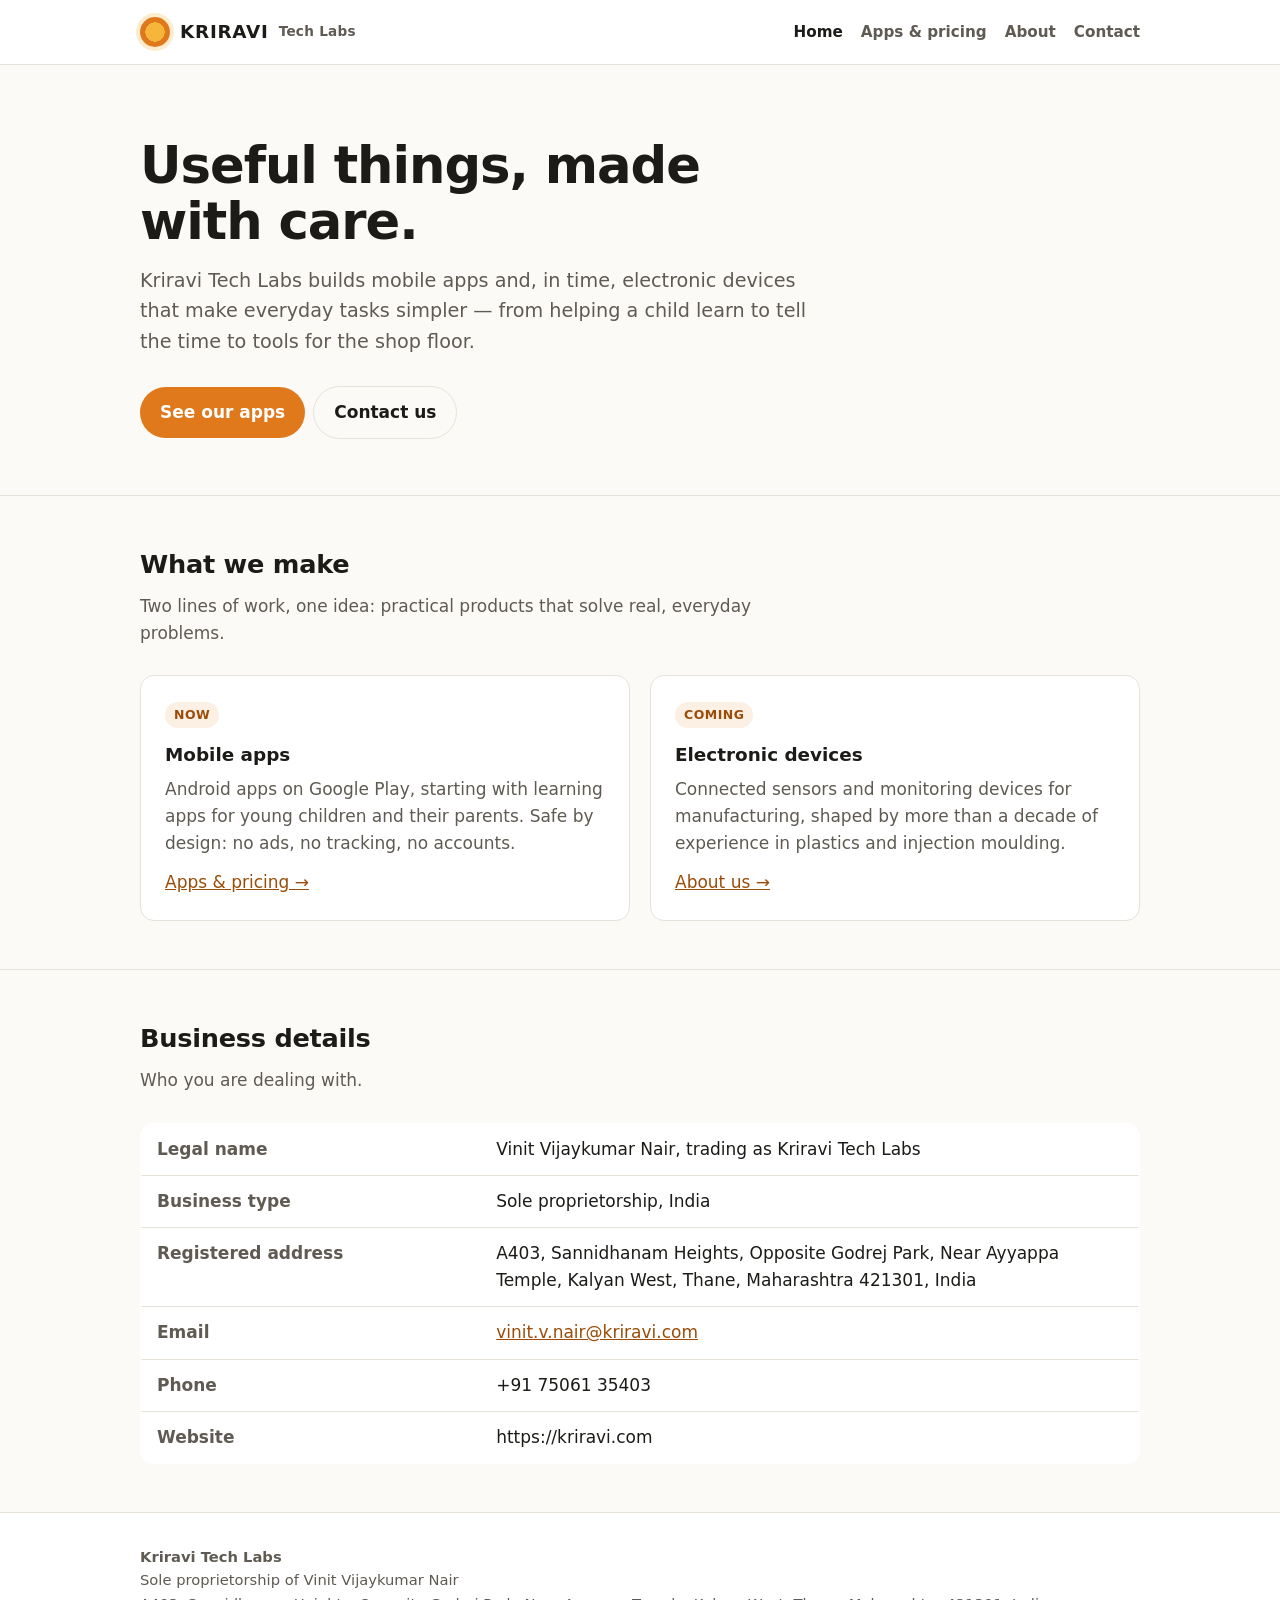
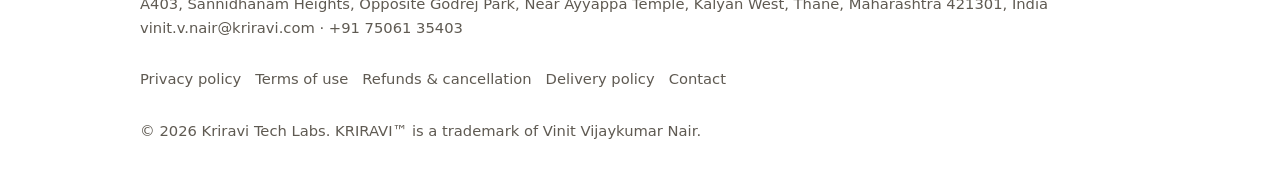
<file: index.html>
<!doctype html>
<html lang="en">
<head>
<meta charset="utf-8">
<meta name="viewport" content="width=device-width, initial-scale=1">
<title>Kriravi Tech Labs — apps and devices that make everyday tasks simpler</title>
<meta name="description" content="Kriravi Tech Labs builds mobile apps and electronic devices that make everyday tasks simpler.">
<link rel="stylesheet" href="styles.css">
</head>
<body>
<header class="site"><div class="wrap">
<a class="brand" href="index.html"><span class="mark" aria-hidden="true"></span>KRIRAVI <small>Tech Labs</small></a>
<nav class="main" aria-label="Main"><a href="index.html" aria-current="page">Home</a><a href="apps.html">Apps & pricing</a><a href="about.html">About</a><a href="contact.html">Contact</a></nav>
</div></header>
<main>

<div class="hero"><div class="wrap">
<h1>Useful things, made with care.</h1>
<p class="lead">Kriravi Tech Labs builds mobile apps and, in time, electronic devices that make everyday tasks simpler — from helping a child learn to tell the time to tools for the shop floor.</p>
<a class="btn" href="apps.html">See our apps</a><a class="btn ghost" href="contact.html">Contact us</a>
</div></div>
<section><div class="wrap">
<h2>What we make</h2>
<p class="sub">Two lines of work, one idea: practical products that solve real, everyday problems.</p>
<div class="grid">
<div class="card"><span class="tag">Now</span><h3>Mobile apps</h3><p>Android apps on Google Play, starting with learning apps for young children and their parents. Safe by design: no ads, no tracking, no accounts.</p><a href="apps.html">Apps &amp; pricing →</a></div>
<div class="card"><span class="tag">Coming</span><h3>Electronic devices</h3><p>Connected sensors and monitoring devices for manufacturing, shaped by more than a decade of experience in plastics and injection moulding.</p><a href="about.html">About us →</a></div>
</div>
</div></section>
<section><div class="wrap">
<h2>Business details</h2>
<p class="sub">Who you are dealing with.</p>
<table class="facts">
<tr><th>Legal name</th><td>Vinit Vijaykumar Nair, trading as Kriravi Tech Labs</td></tr>
<tr><th>Business type</th><td>Sole proprietorship, India</td></tr>
<tr><th>Registered address</th><td>A403, Sannidhanam Heights, Opposite Godrej Park, Near Ayyappa Temple, Kalyan West, Thane, Maharashtra 421301, India</td></tr>
<tr><th>Email</th><td><a href="mailto:vinit.v.nair@kriravi.com">vinit.v.nair@kriravi.com</a></td></tr>
<tr><th>Phone</th><td>+91 75061 35403</td></tr>
<tr><th>Website</th><td>https://kriravi.com</td></tr>
</table>
</div></section>

</main>
<footer class="site"><div class="wrap cols">
<div><strong>Kriravi Tech Labs</strong><br>Sole proprietorship of Vinit Vijaykumar Nair<br>A403, Sannidhanam Heights, Opposite Godrej Park, Near Ayyappa Temple, Kalyan West, Thane, Maharashtra 421301, India<br>
<a href="mailto:vinit.v.nair@kriravi.com">vinit.v.nair@kriravi.com</a> · +91 75061 35403</div>
<div class="links">
<a href="privacy.html">Privacy policy</a>
<a href="terms.html">Terms of use</a>
<a href="refund.html">Refunds &amp; cancellation</a>
<a href="delivery.html">Delivery policy</a>
<a href="contact.html">Contact</a>
</div>
<div>© 2026 Kriravi Tech Labs. KRIRAVI™ is a trademark of Vinit Vijaykumar Nair.</div>
</div></footer>
</body>
</html>
</file>
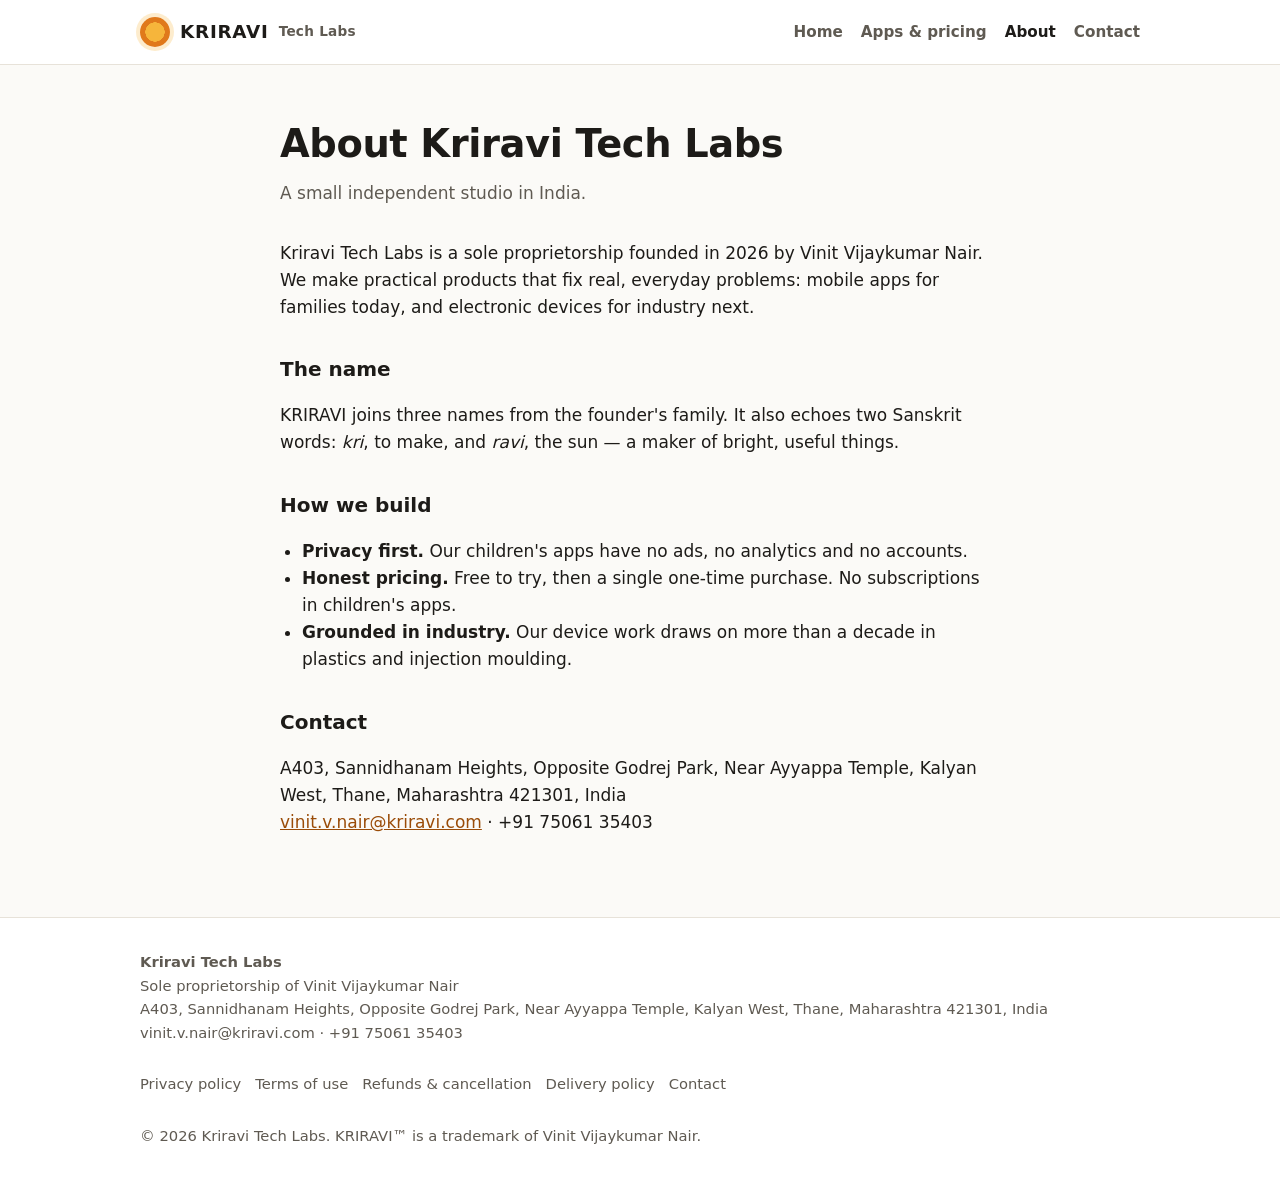
<file: about.html>
<!doctype html>
<html lang="en">
<head>
<meta charset="utf-8">
<meta name="viewport" content="width=device-width, initial-scale=1">
<title>About — Kriravi Tech Labs</title>
<meta name="description" content="About Kriravi Tech Labs.">
<link rel="stylesheet" href="styles.css">
</head>
<body>
<header class="site"><div class="wrap">
<a class="brand" href="index.html"><span class="mark" aria-hidden="true"></span>KRIRAVI <small>Tech Labs</small></a>
<nav class="main" aria-label="Main"><a href="index.html">Home</a><a href="apps.html">Apps & pricing</a><a href="about.html" aria-current="page">About</a><a href="contact.html">Contact</a></nav>
</div></header>
<main>

<article class="doc"><div class="wrap">
<h1>About Kriravi Tech Labs</h1>
<p class="meta">A small independent studio in India.</p>
<p>Kriravi Tech Labs is a sole proprietorship founded in 2026 by Vinit Vijaykumar Nair. We make practical products that fix real, everyday problems: mobile apps for families today, and electronic devices for industry next.</p>
<h2>The name</h2>
<p>KRIRAVI joins three names from the founder's family. It also echoes two Sanskrit words: <em>kri</em>, to make, and <em>ravi</em>, the sun — a maker of bright, useful things.</p>
<h2>How we build</h2>
<ul>
<li><strong>Privacy first.</strong> Our children's apps have no ads, no analytics and no accounts.</li>
<li><strong>Honest pricing.</strong> Free to try, then a single one-time purchase. No subscriptions in children's apps.</li>
<li><strong>Grounded in industry.</strong> Our device work draws on more than a decade in plastics and injection moulding.</li>
</ul>
<h2>Contact</h2>
<p>A403, Sannidhanam Heights, Opposite Godrej Park, Near Ayyappa Temple, Kalyan West, Thane, Maharashtra 421301, India<br><a href="mailto:vinit.v.nair@kriravi.com">vinit.v.nair@kriravi.com</a> · +91 75061 35403</p>
</div></article>

</main>
<footer class="site"><div class="wrap cols">
<div><strong>Kriravi Tech Labs</strong><br>Sole proprietorship of Vinit Vijaykumar Nair<br>A403, Sannidhanam Heights, Opposite Godrej Park, Near Ayyappa Temple, Kalyan West, Thane, Maharashtra 421301, India<br>
<a href="mailto:vinit.v.nair@kriravi.com">vinit.v.nair@kriravi.com</a> · +91 75061 35403</div>
<div class="links">
<a href="privacy.html">Privacy policy</a>
<a href="terms.html">Terms of use</a>
<a href="refund.html">Refunds &amp; cancellation</a>
<a href="delivery.html">Delivery policy</a>
<a href="contact.html">Contact</a>
</div>
<div>© 2026 Kriravi Tech Labs. KRIRAVI™ is a trademark of Vinit Vijaykumar Nair.</div>
</div></footer>
</body>
</html>
</file>
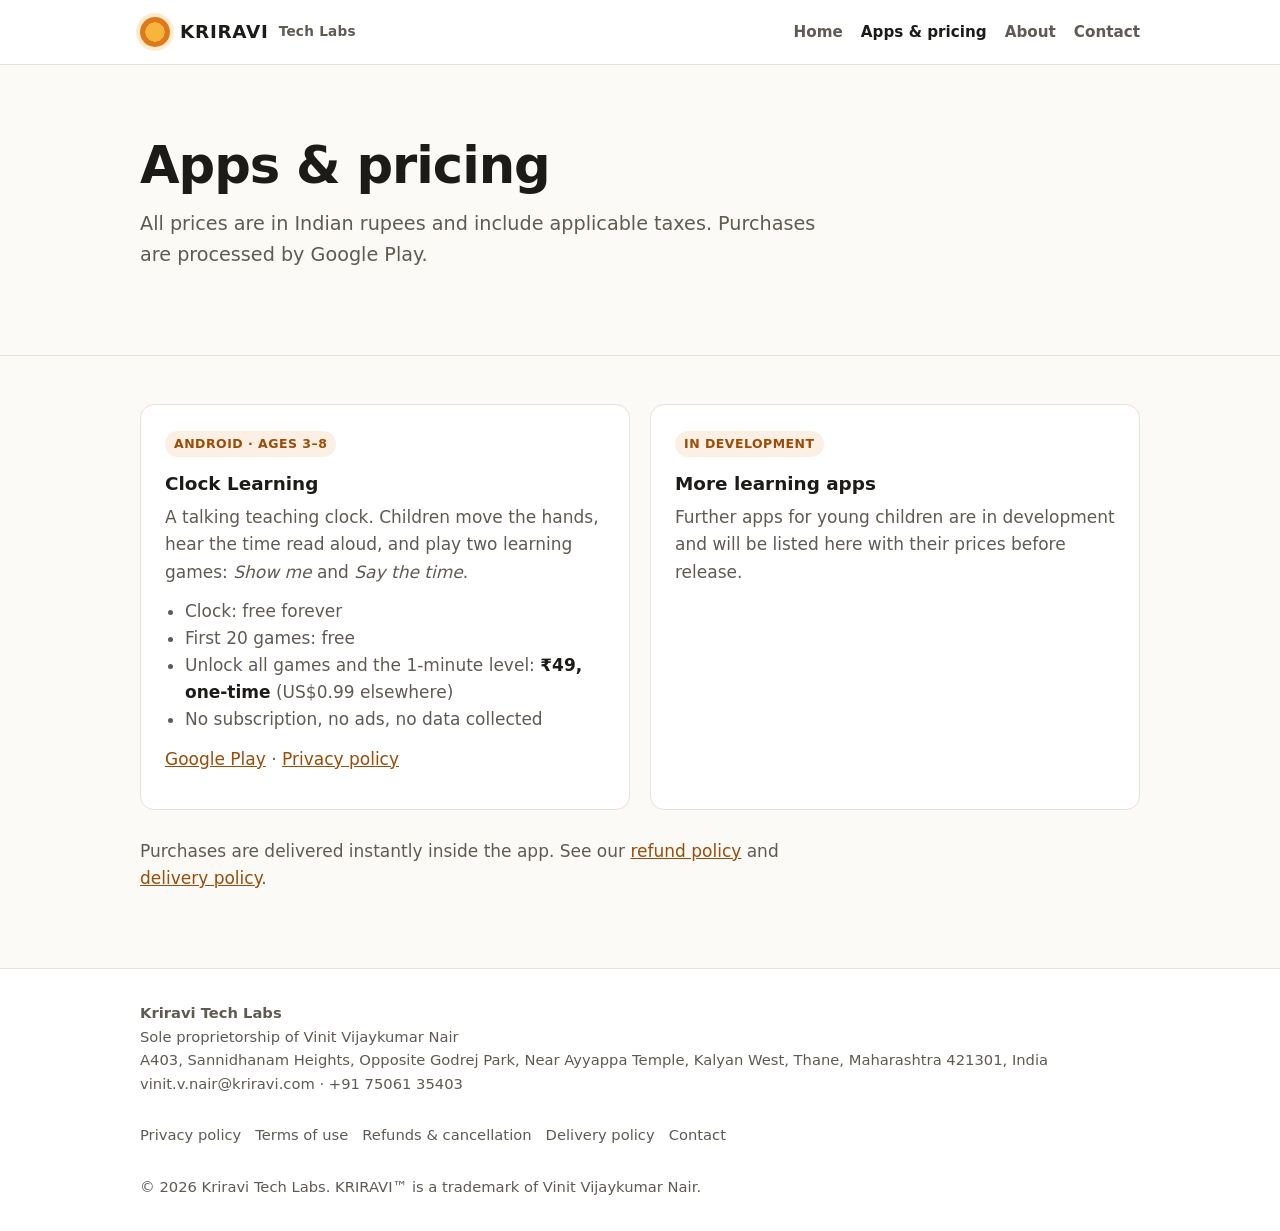
<file: apps.html>
<!doctype html>
<html lang="en">
<head>
<meta charset="utf-8">
<meta name="viewport" content="width=device-width, initial-scale=1">
<title>Apps & pricing — Kriravi Tech Labs</title>
<meta name="description" content="Apps by Kriravi Tech Labs and their prices.">
<link rel="stylesheet" href="styles.css">
</head>
<body>
<header class="site"><div class="wrap">
<a class="brand" href="index.html"><span class="mark" aria-hidden="true"></span>KRIRAVI <small>Tech Labs</small></a>
<nav class="main" aria-label="Main"><a href="index.html">Home</a><a href="apps.html" aria-current="page">Apps & pricing</a><a href="about.html">About</a><a href="contact.html">Contact</a></nav>
</div></header>
<main>

<div class="hero"><div class="wrap">
<h1>Apps &amp; pricing</h1>
<p class="lead">All prices are in Indian rupees and include applicable taxes. Purchases are processed by Google Play.</p>
</div></div>
<section><div class="wrap">
<div class="grid">
<div class="card">
<span class="tag">Android · Ages 3–8</span>
<h3>Clock Learning</h3>
<p>A talking teaching clock. Children move the hands, hear the time read aloud, and play two learning games: <em>Show me</em> and <em>Say the time</em>.</p>
<ul>
<li>Clock: free forever</li>
<li>First 20 games: free</li>
<li>Unlock all games and the 1-minute level: <span class="price">₹49, one-time</span> (US$0.99 elsewhere)</li>
<li>No subscription, no ads, no data collected</li>
</ul>
<p><a href="https://play.google.com/store/apps/details?id=com.vinit.clocklearning">Google Play</a> · <a href="apps/clock-learning/privacy.html">Privacy policy</a></p>
</div>
<div class="card">
<span class="tag">In development</span>
<h3>More learning apps</h3>
<p>Further apps for young children are in development and will be listed here with their prices before release.</p>
</div>
</div>
<p class="sub" style="margin-top:28px">Purchases are delivered instantly inside the app. See our <a href="refund.html">refund policy</a> and <a href="delivery.html">delivery policy</a>.</p>
</div></section>

</main>
<footer class="site"><div class="wrap cols">
<div><strong>Kriravi Tech Labs</strong><br>Sole proprietorship of Vinit Vijaykumar Nair<br>A403, Sannidhanam Heights, Opposite Godrej Park, Near Ayyappa Temple, Kalyan West, Thane, Maharashtra 421301, India<br>
<a href="mailto:vinit.v.nair@kriravi.com">vinit.v.nair@kriravi.com</a> · +91 75061 35403</div>
<div class="links">
<a href="privacy.html">Privacy policy</a>
<a href="terms.html">Terms of use</a>
<a href="refund.html">Refunds &amp; cancellation</a>
<a href="delivery.html">Delivery policy</a>
<a href="contact.html">Contact</a>
</div>
<div>© 2026 Kriravi Tech Labs. KRIRAVI™ is a trademark of Vinit Vijaykumar Nair.</div>
</div></footer>
</body>
</html>
</file>
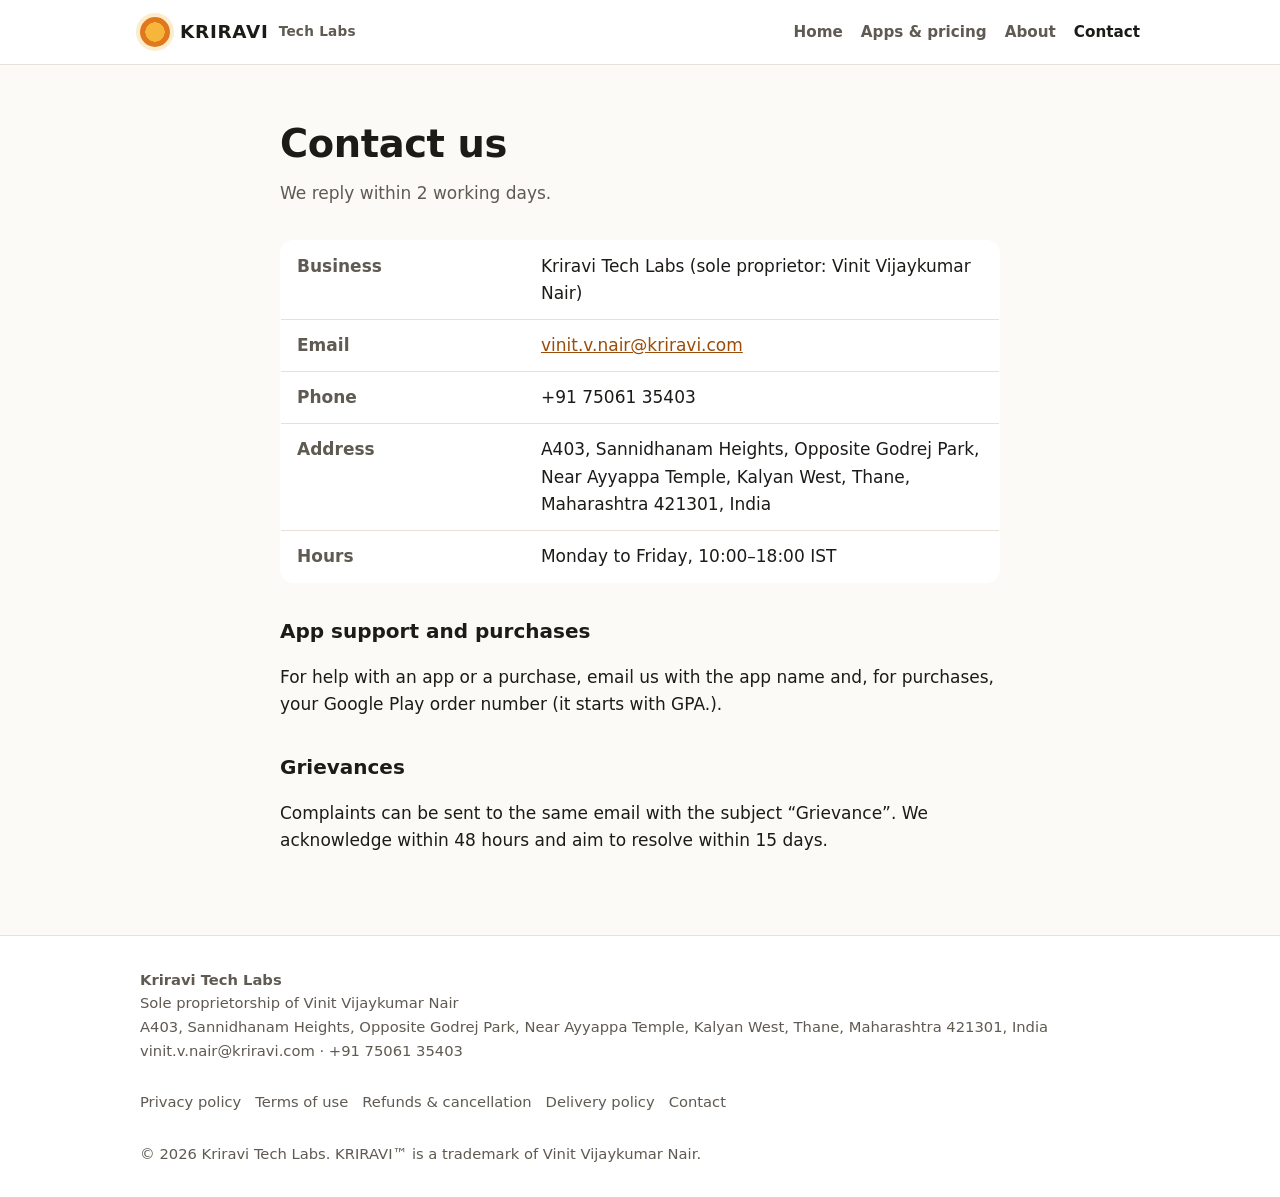
<file: contact.html>
<!doctype html>
<html lang="en">
<head>
<meta charset="utf-8">
<meta name="viewport" content="width=device-width, initial-scale=1">
<title>Contact — Kriravi Tech Labs</title>
<meta name="description" content="Contact Kriravi Tech Labs.">
<link rel="stylesheet" href="styles.css">
</head>
<body>
<header class="site"><div class="wrap">
<a class="brand" href="index.html"><span class="mark" aria-hidden="true"></span>KRIRAVI <small>Tech Labs</small></a>
<nav class="main" aria-label="Main"><a href="index.html">Home</a><a href="apps.html">Apps & pricing</a><a href="about.html">About</a><a href="contact.html" aria-current="page">Contact</a></nav>
</div></header>
<main>

<article class="doc"><div class="wrap">
<h1>Contact us</h1>
<p class="meta">We reply within 2 working days.</p>
<table class="facts">
<tr><th>Business</th><td>Kriravi Tech Labs (sole proprietor: Vinit Vijaykumar Nair)</td></tr>
<tr><th>Email</th><td><a href="mailto:vinit.v.nair@kriravi.com">vinit.v.nair@kriravi.com</a></td></tr>
<tr><th>Phone</th><td>+91 75061 35403</td></tr>
<tr><th>Address</th><td>A403, Sannidhanam Heights, Opposite Godrej Park, Near Ayyappa Temple, Kalyan West, Thane, Maharashtra 421301, India</td></tr>
<tr><th>Hours</th><td>Monday to Friday, 10:00–18:00 IST</td></tr>
</table>
<h2>App support and purchases</h2>
<p>For help with an app or a purchase, email us with the app name and, for purchases, your Google Play order number (it starts with GPA.).</p>
<h2>Grievances</h2>
<p>Complaints can be sent to the same email with the subject “Grievance”. We acknowledge within 48 hours and aim to resolve within 15 days.</p>
</div></article>

</main>
<footer class="site"><div class="wrap cols">
<div><strong>Kriravi Tech Labs</strong><br>Sole proprietorship of Vinit Vijaykumar Nair<br>A403, Sannidhanam Heights, Opposite Godrej Park, Near Ayyappa Temple, Kalyan West, Thane, Maharashtra 421301, India<br>
<a href="mailto:vinit.v.nair@kriravi.com">vinit.v.nair@kriravi.com</a> · +91 75061 35403</div>
<div class="links">
<a href="privacy.html">Privacy policy</a>
<a href="terms.html">Terms of use</a>
<a href="refund.html">Refunds &amp; cancellation</a>
<a href="delivery.html">Delivery policy</a>
<a href="contact.html">Contact</a>
</div>
<div>© 2026 Kriravi Tech Labs. KRIRAVI™ is a trademark of Vinit Vijaykumar Nair.</div>
</div></footer>
</body>
</html>
</file>
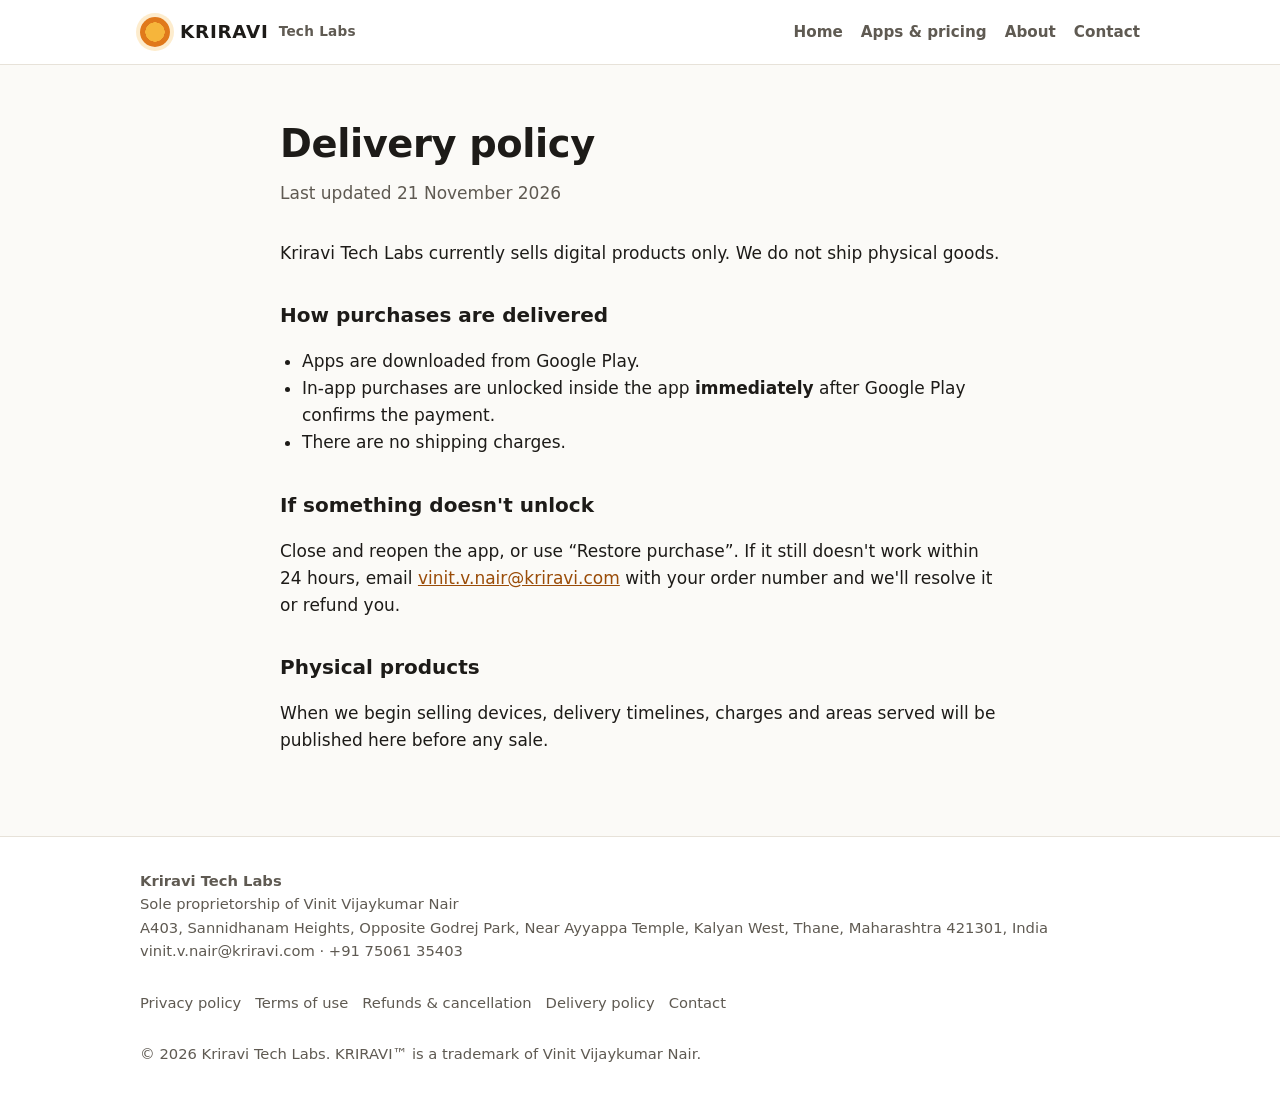
<file: delivery.html>
<!doctype html>
<html lang="en">
<head>
<meta charset="utf-8">
<meta name="viewport" content="width=device-width, initial-scale=1">
<title>Delivery policy — Kriravi Tech Labs</title>
<meta name="description" content="Delivery policy of Kriravi Tech Labs.">
<link rel="stylesheet" href="styles.css">
</head>
<body>
<header class="site"><div class="wrap">
<a class="brand" href="index.html"><span class="mark" aria-hidden="true"></span>KRIRAVI <small>Tech Labs</small></a>
<nav class="main" aria-label="Main"><a href="index.html">Home</a><a href="apps.html">Apps & pricing</a><a href="about.html">About</a><a href="contact.html">Contact</a></nav>
</div></header>
<main>
<article class="doc"><div class="wrap"><h1>Delivery policy</h1><p class="meta">Last updated 21 November 2026</p>
<p>Kriravi Tech Labs currently sells digital products only. We do not ship physical goods.</p>
<h2>How purchases are delivered</h2>
<ul>
<li>Apps are downloaded from Google Play.</li>
<li>In-app purchases are unlocked inside the app <strong>immediately</strong> after Google Play confirms the payment.</li>
<li>There are no shipping charges.</li>
</ul>
<h2>If something doesn't unlock</h2>
<p>Close and reopen the app, or use “Restore purchase”. If it still doesn't work within 24 hours, email <a href="mailto:vinit.v.nair@kriravi.com">vinit.v.nair@kriravi.com</a> with your order number and we'll resolve it or refund you.</p>
<h2>Physical products</h2>
<p>When we begin selling devices, delivery timelines, charges and areas served will be published here before any sale.</p>
</div></article>
</main>
<footer class="site"><div class="wrap cols">
<div><strong>Kriravi Tech Labs</strong><br>Sole proprietorship of Vinit Vijaykumar Nair<br>A403, Sannidhanam Heights, Opposite Godrej Park, Near Ayyappa Temple, Kalyan West, Thane, Maharashtra 421301, India<br>
<a href="mailto:vinit.v.nair@kriravi.com">vinit.v.nair@kriravi.com</a> · +91 75061 35403</div>
<div class="links">
<a href="privacy.html">Privacy policy</a>
<a href="terms.html">Terms of use</a>
<a href="refund.html">Refunds &amp; cancellation</a>
<a href="delivery.html">Delivery policy</a>
<a href="contact.html">Contact</a>
</div>
<div>© 2026 Kriravi Tech Labs. KRIRAVI™ is a trademark of Vinit Vijaykumar Nair.</div>
</div></footer>
</body>
</html>
</file>
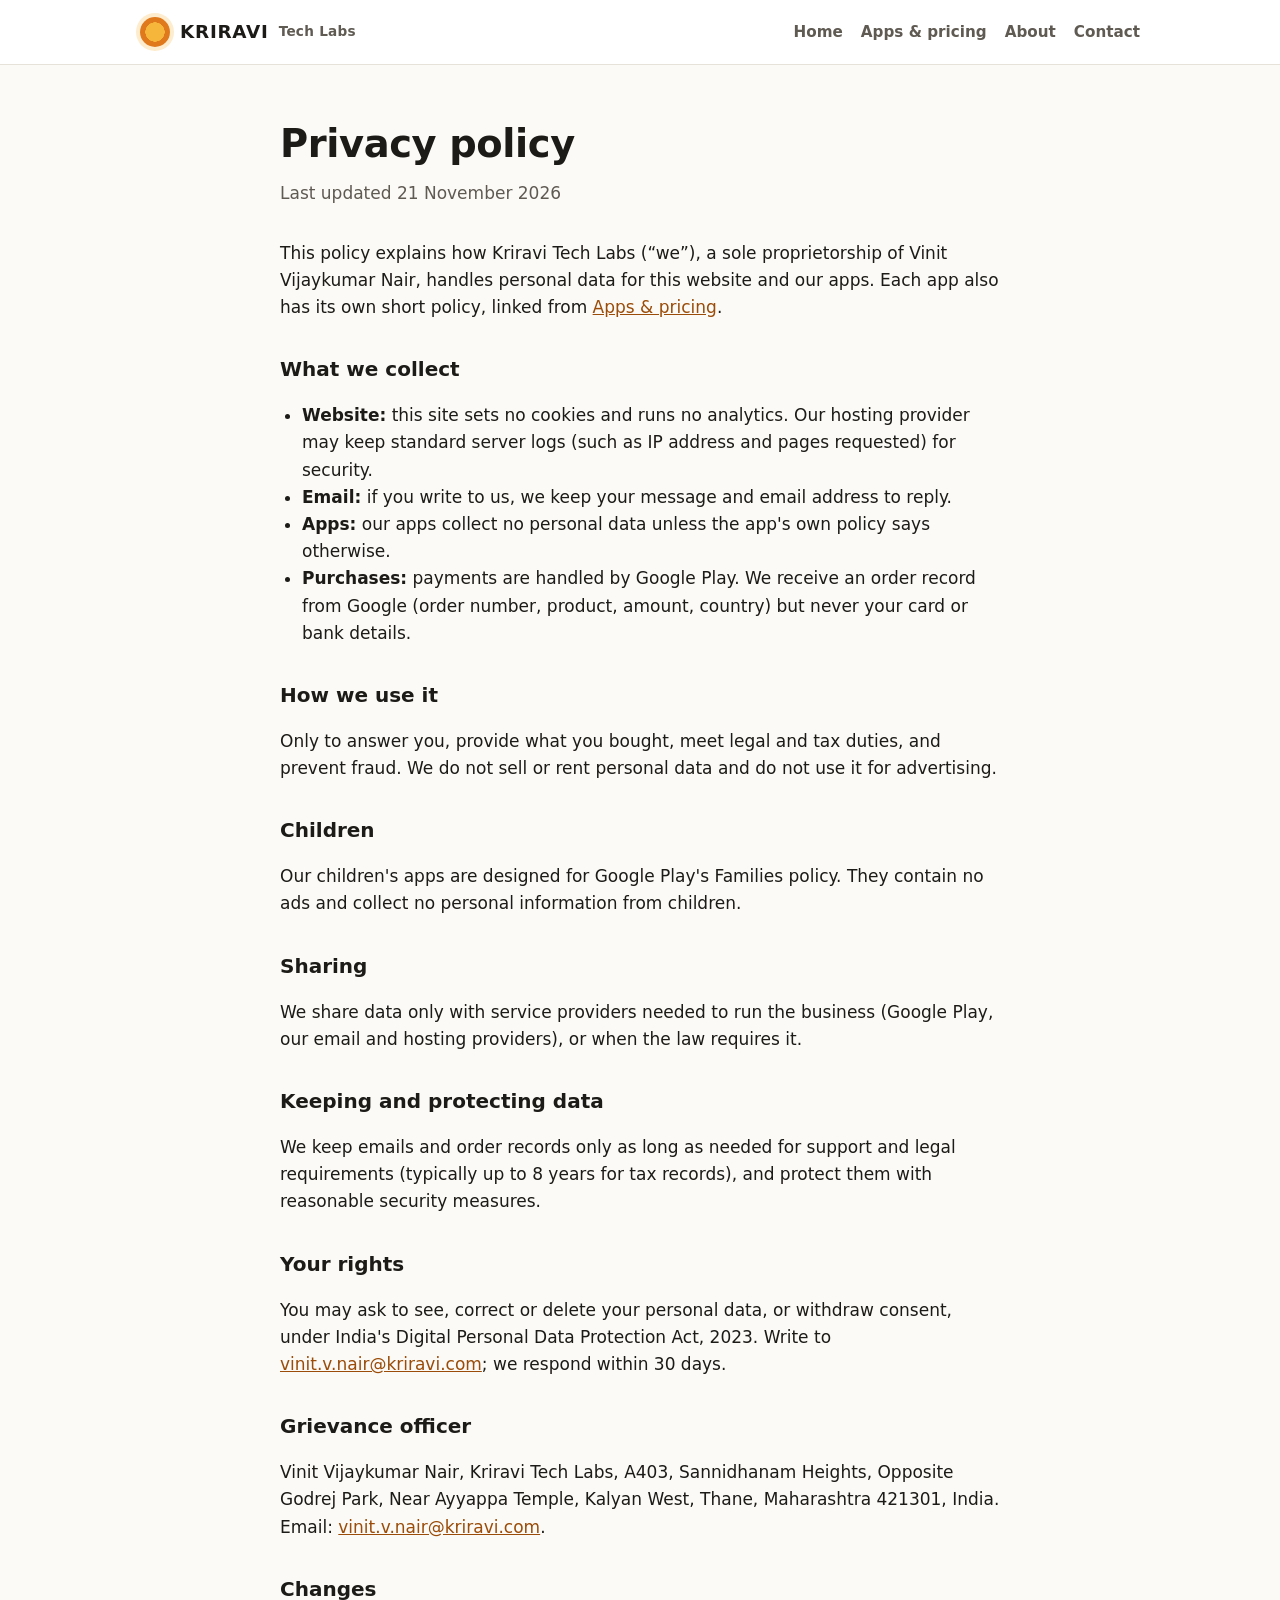
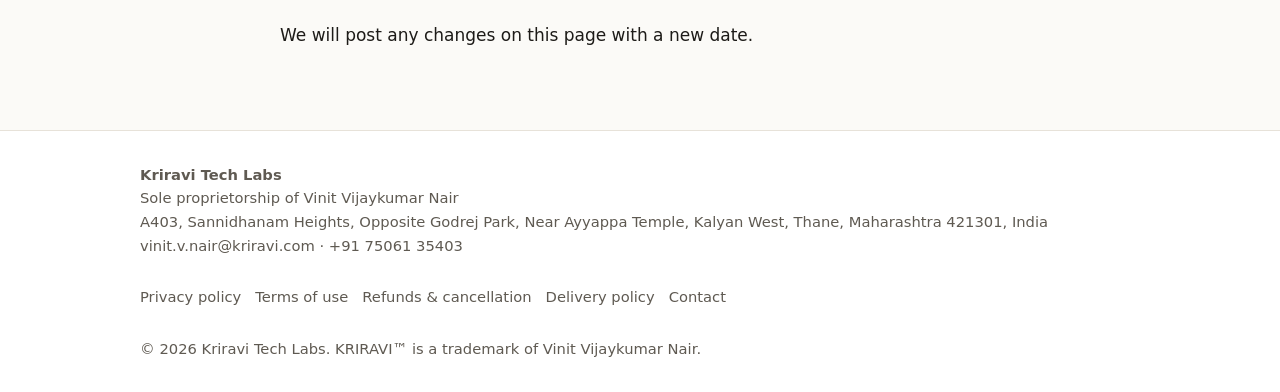
<file: privacy.html>
<!doctype html>
<html lang="en">
<head>
<meta charset="utf-8">
<meta name="viewport" content="width=device-width, initial-scale=1">
<title>Privacy policy — Kriravi Tech Labs</title>
<meta name="description" content="Privacy policy of Kriravi Tech Labs.">
<link rel="stylesheet" href="styles.css">
</head>
<body>
<header class="site"><div class="wrap">
<a class="brand" href="index.html"><span class="mark" aria-hidden="true"></span>KRIRAVI <small>Tech Labs</small></a>
<nav class="main" aria-label="Main"><a href="index.html">Home</a><a href="apps.html">Apps & pricing</a><a href="about.html">About</a><a href="contact.html">Contact</a></nav>
</div></header>
<main>
<article class="doc"><div class="wrap"><h1>Privacy policy</h1><p class="meta">Last updated 21 November 2026</p>
<p>This policy explains how Kriravi Tech Labs (“we”), a sole proprietorship of Vinit Vijaykumar Nair, handles personal data for this website and our apps. Each app also has its own short policy, linked from <a href="apps.html">Apps &amp; pricing</a>.</p>
<h2>What we collect</h2>
<ul>
<li><strong>Website:</strong> this site sets no cookies and runs no analytics. Our hosting provider may keep standard server logs (such as IP address and pages requested) for security.</li>
<li><strong>Email:</strong> if you write to us, we keep your message and email address to reply.</li>
<li><strong>Apps:</strong> our apps collect no personal data unless the app's own policy says otherwise.</li>
<li><strong>Purchases:</strong> payments are handled by Google Play. We receive an order record from Google (order number, product, amount, country) but never your card or bank details.</li>
</ul>
<h2>How we use it</h2>
<p>Only to answer you, provide what you bought, meet legal and tax duties, and prevent fraud. We do not sell or rent personal data and do not use it for advertising.</p>
<h2>Children</h2>
<p>Our children's apps are designed for Google Play's Families policy. They contain no ads and collect no personal information from children.</p>
<h2>Sharing</h2>
<p>We share data only with service providers needed to run the business (Google Play, our email and hosting providers), or when the law requires it.</p>
<h2>Keeping and protecting data</h2>
<p>We keep emails and order records only as long as needed for support and legal requirements (typically up to 8 years for tax records), and protect them with reasonable security measures.</p>
<h2>Your rights</h2>
<p>You may ask to see, correct or delete your personal data, or withdraw consent, under India's Digital Personal Data Protection Act, 2023. Write to <a href="mailto:vinit.v.nair@kriravi.com">vinit.v.nair@kriravi.com</a>; we respond within 30 days.</p>
<h2>Grievance officer</h2>
<p>Vinit Vijaykumar Nair, Kriravi Tech Labs, A403, Sannidhanam Heights, Opposite Godrej Park, Near Ayyappa Temple, Kalyan West, Thane, Maharashtra 421301, India. Email: <a href="mailto:vinit.v.nair@kriravi.com">vinit.v.nair@kriravi.com</a>.</p>
<h2>Changes</h2>
<p>We will post any changes on this page with a new date.</p>
</div></article>
</main>
<footer class="site"><div class="wrap cols">
<div><strong>Kriravi Tech Labs</strong><br>Sole proprietorship of Vinit Vijaykumar Nair<br>A403, Sannidhanam Heights, Opposite Godrej Park, Near Ayyappa Temple, Kalyan West, Thane, Maharashtra 421301, India<br>
<a href="mailto:vinit.v.nair@kriravi.com">vinit.v.nair@kriravi.com</a> · +91 75061 35403</div>
<div class="links">
<a href="privacy.html">Privacy policy</a>
<a href="terms.html">Terms of use</a>
<a href="refund.html">Refunds &amp; cancellation</a>
<a href="delivery.html">Delivery policy</a>
<a href="contact.html">Contact</a>
</div>
<div>© 2026 Kriravi Tech Labs. KRIRAVI™ is a trademark of Vinit Vijaykumar Nair.</div>
</div></footer>
</body>
</html>
</file>
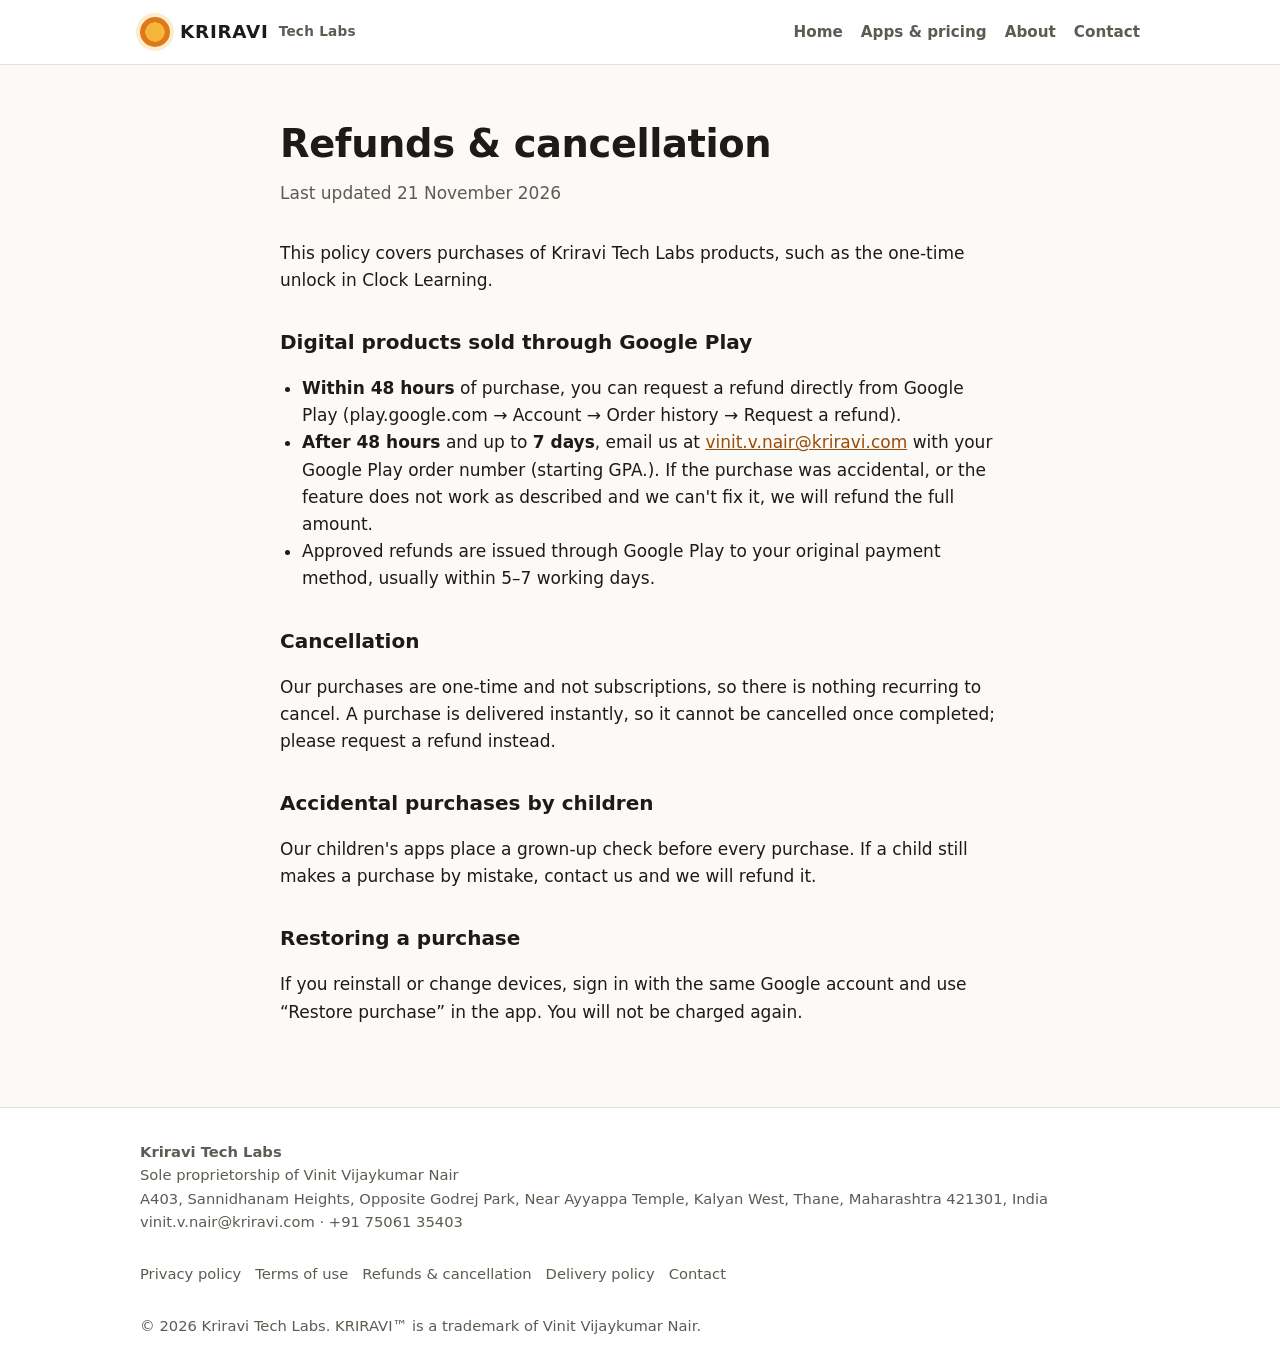
<file: refund.html>
<!doctype html>
<html lang="en">
<head>
<meta charset="utf-8">
<meta name="viewport" content="width=device-width, initial-scale=1">
<title>Refunds & cancellation — Kriravi Tech Labs</title>
<meta name="description" content="Refund and cancellation policy of Kriravi Tech Labs.">
<link rel="stylesheet" href="styles.css">
</head>
<body>
<header class="site"><div class="wrap">
<a class="brand" href="index.html"><span class="mark" aria-hidden="true"></span>KRIRAVI <small>Tech Labs</small></a>
<nav class="main" aria-label="Main"><a href="index.html">Home</a><a href="apps.html">Apps & pricing</a><a href="about.html">About</a><a href="contact.html">Contact</a></nav>
</div></header>
<main>
<article class="doc"><div class="wrap"><h1>Refunds & cancellation</h1><p class="meta">Last updated 21 November 2026</p>
<p>This policy covers purchases of Kriravi Tech Labs products, such as the one-time unlock in Clock Learning.</p>
<h2>Digital products sold through Google Play</h2>
<ul>
<li><strong>Within 48 hours</strong> of purchase, you can request a refund directly from Google Play (play.google.com → Account → Order history → Request a refund).</li>
<li><strong>After 48 hours</strong> and up to <strong>7 days</strong>, email us at <a href="mailto:vinit.v.nair@kriravi.com">vinit.v.nair@kriravi.com</a> with your Google Play order number (starting GPA.). If the purchase was accidental, or the feature does not work as described and we can't fix it, we will refund the full amount.</li>
<li>Approved refunds are issued through Google Play to your original payment method, usually within 5–7 working days.</li>
</ul>
<h2>Cancellation</h2>
<p>Our purchases are one-time and not subscriptions, so there is nothing recurring to cancel. A purchase is delivered instantly, so it cannot be cancelled once completed; please request a refund instead.</p>
<h2>Accidental purchases by children</h2>
<p>Our children's apps place a grown-up check before every purchase. If a child still makes a purchase by mistake, contact us and we will refund it.</p>
<h2>Restoring a purchase</h2>
<p>If you reinstall or change devices, sign in with the same Google account and use “Restore purchase” in the app. You will not be charged again.</p>
</div></article>
</main>
<footer class="site"><div class="wrap cols">
<div><strong>Kriravi Tech Labs</strong><br>Sole proprietorship of Vinit Vijaykumar Nair<br>A403, Sannidhanam Heights, Opposite Godrej Park, Near Ayyappa Temple, Kalyan West, Thane, Maharashtra 421301, India<br>
<a href="mailto:vinit.v.nair@kriravi.com">vinit.v.nair@kriravi.com</a> · +91 75061 35403</div>
<div class="links">
<a href="privacy.html">Privacy policy</a>
<a href="terms.html">Terms of use</a>
<a href="refund.html">Refunds &amp; cancellation</a>
<a href="delivery.html">Delivery policy</a>
<a href="contact.html">Contact</a>
</div>
<div>© 2026 Kriravi Tech Labs. KRIRAVI™ is a trademark of Vinit Vijaykumar Nair.</div>
</div></footer>
</body>
</html>
</file>
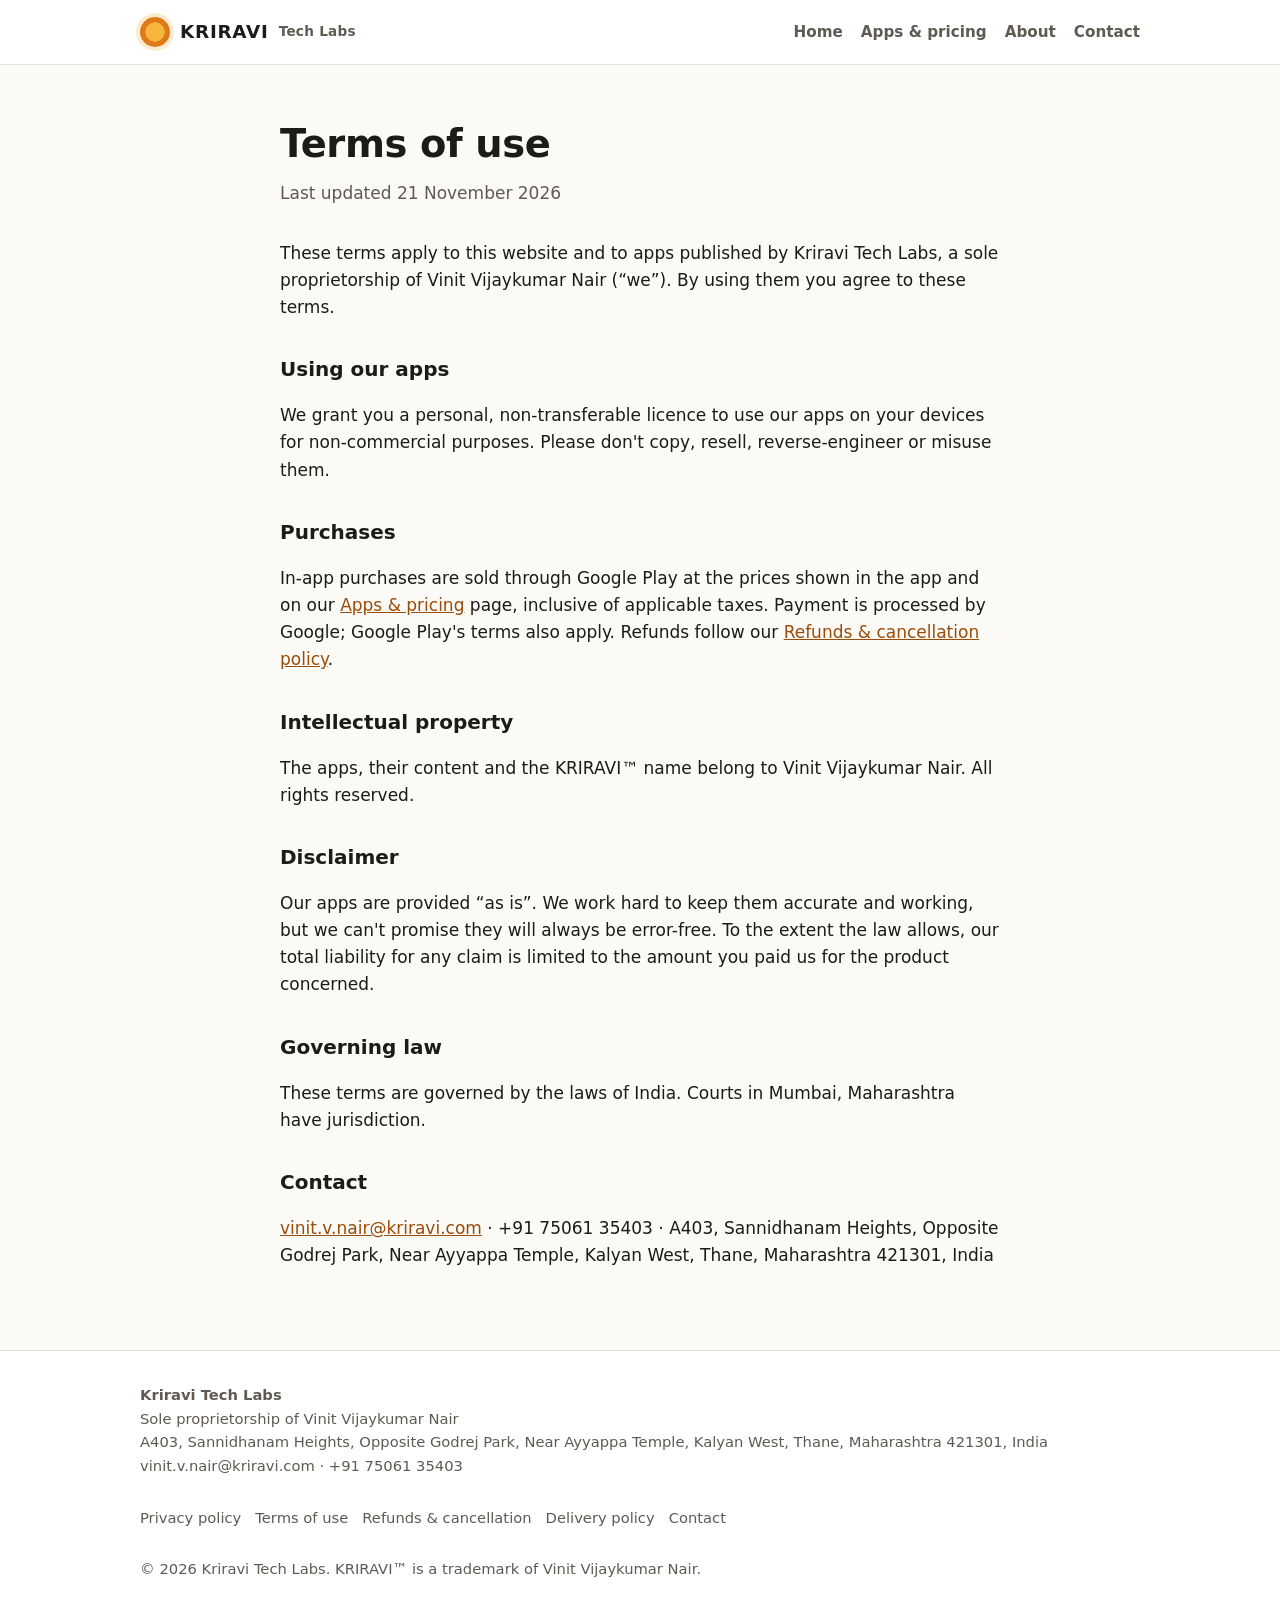
<file: terms.html>
<!doctype html>
<html lang="en">
<head>
<meta charset="utf-8">
<meta name="viewport" content="width=device-width, initial-scale=1">
<title>Terms of use — Kriravi Tech Labs</title>
<meta name="description" content="Terms of use for Kriravi Tech Labs.">
<link rel="stylesheet" href="styles.css">
</head>
<body>
<header class="site"><div class="wrap">
<a class="brand" href="index.html"><span class="mark" aria-hidden="true"></span>KRIRAVI <small>Tech Labs</small></a>
<nav class="main" aria-label="Main"><a href="index.html">Home</a><a href="apps.html">Apps & pricing</a><a href="about.html">About</a><a href="contact.html">Contact</a></nav>
</div></header>
<main>
<article class="doc"><div class="wrap"><h1>Terms of use</h1><p class="meta">Last updated 21 November 2026</p>
<p>These terms apply to this website and to apps published by Kriravi Tech Labs, a sole proprietorship of Vinit Vijaykumar Nair (“we”). By using them you agree to these terms.</p>
<h2>Using our apps</h2>
<p>We grant you a personal, non-transferable licence to use our apps on your devices for non-commercial purposes. Please don't copy, resell, reverse-engineer or misuse them.</p>
<h2>Purchases</h2>
<p>In-app purchases are sold through Google Play at the prices shown in the app and on our <a href="apps.html">Apps &amp; pricing</a> page, inclusive of applicable taxes. Payment is processed by Google; Google Play's terms also apply. Refunds follow our <a href="refund.html">Refunds &amp; cancellation policy</a>.</p>
<h2>Intellectual property</h2>
<p>The apps, their content and the KRIRAVI™ name belong to Vinit Vijaykumar Nair. All rights reserved.</p>
<h2>Disclaimer</h2>
<p>Our apps are provided “as is”. We work hard to keep them accurate and working, but we can't promise they will always be error-free. To the extent the law allows, our total liability for any claim is limited to the amount you paid us for the product concerned.</p>
<h2>Governing law</h2>
<p>These terms are governed by the laws of India. Courts in Mumbai, Maharashtra have jurisdiction.</p>
<h2>Contact</h2>
<p><a href="mailto:vinit.v.nair@kriravi.com">vinit.v.nair@kriravi.com</a> · +91 75061 35403 · A403, Sannidhanam Heights, Opposite Godrej Park, Near Ayyappa Temple, Kalyan West, Thane, Maharashtra 421301, India</p>
</div></article>
</main>
<footer class="site"><div class="wrap cols">
<div><strong>Kriravi Tech Labs</strong><br>Sole proprietorship of Vinit Vijaykumar Nair<br>A403, Sannidhanam Heights, Opposite Godrej Park, Near Ayyappa Temple, Kalyan West, Thane, Maharashtra 421301, India<br>
<a href="mailto:vinit.v.nair@kriravi.com">vinit.v.nair@kriravi.com</a> · +91 75061 35403</div>
<div class="links">
<a href="privacy.html">Privacy policy</a>
<a href="terms.html">Terms of use</a>
<a href="refund.html">Refunds &amp; cancellation</a>
<a href="delivery.html">Delivery policy</a>
<a href="contact.html">Contact</a>
</div>
<div>© 2026 Kriravi Tech Labs. KRIRAVI™ is a trademark of Vinit Vijaykumar Nair.</div>
</div></footer>
</body>
</html>
</file>
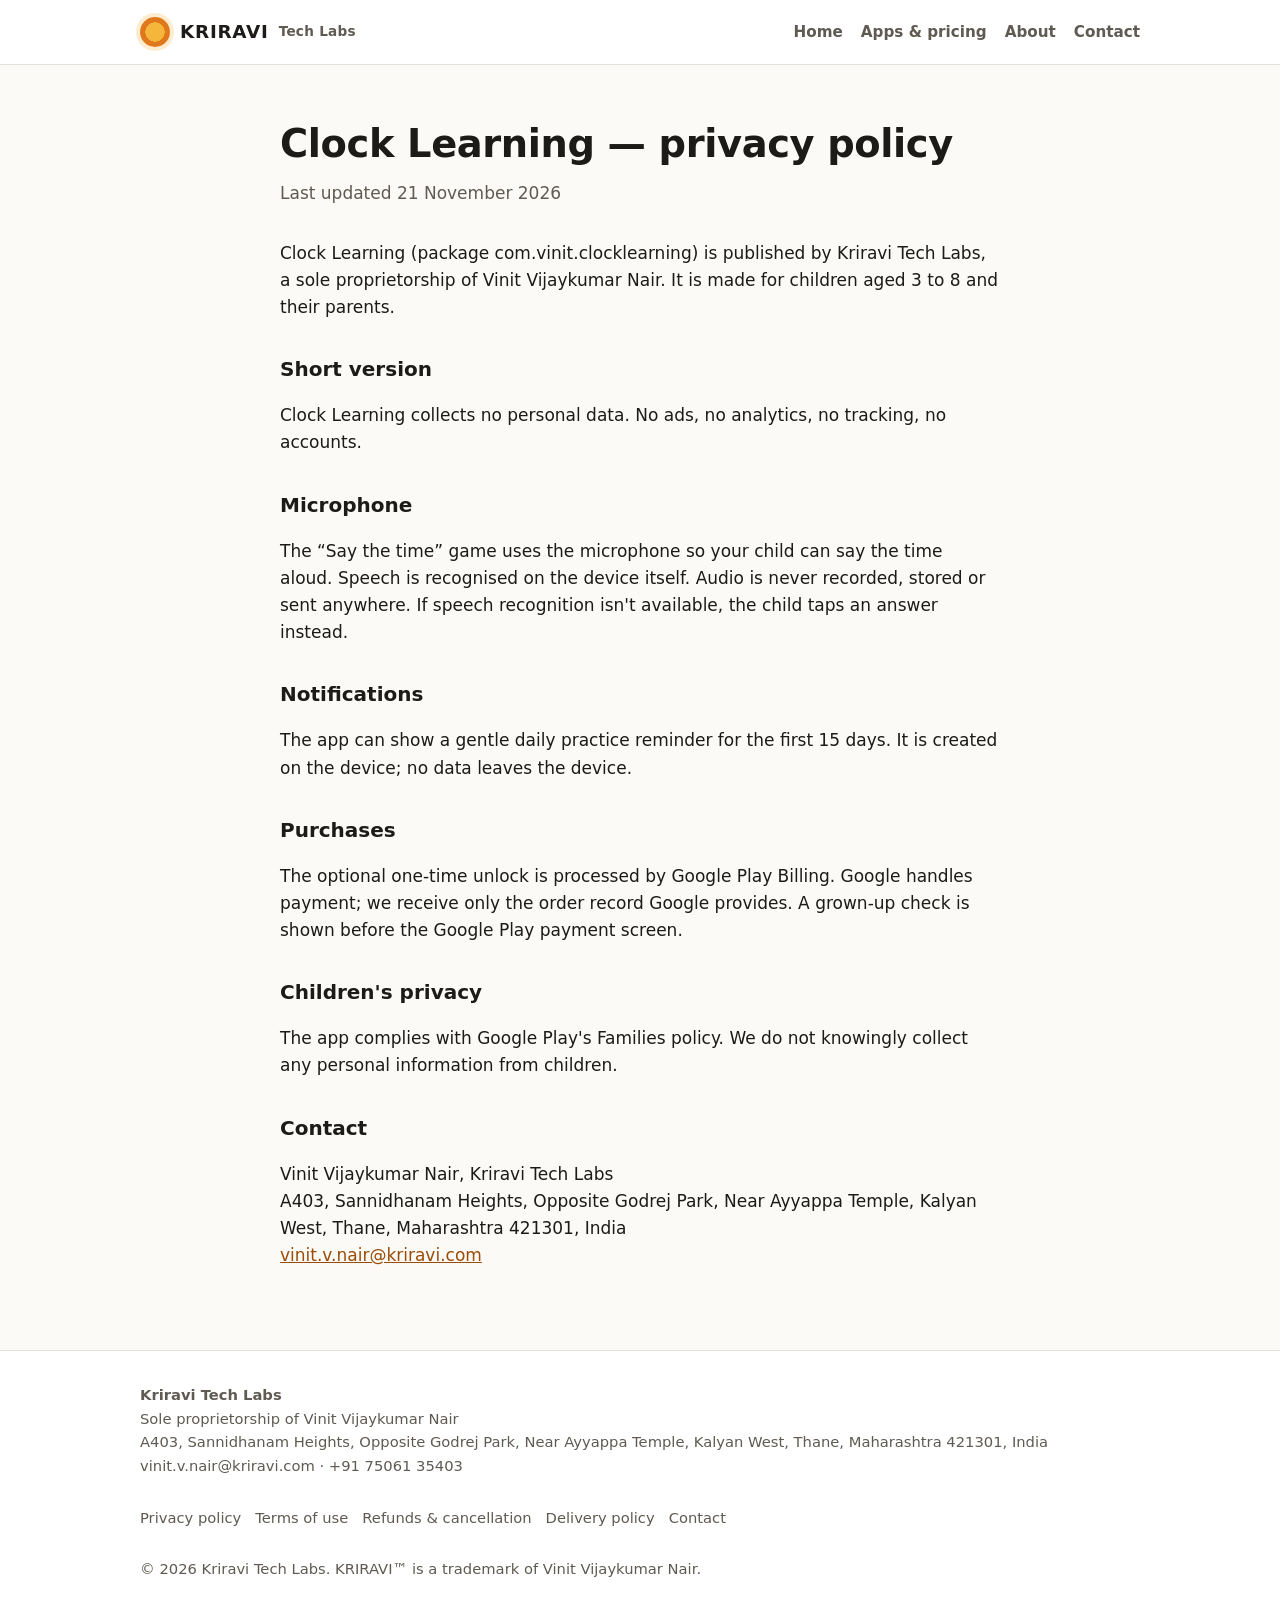
<file: apps/clock-learning/privacy.html>
<!doctype html>
<html lang="en">
<head>
<meta charset="utf-8">
<meta name="viewport" content="width=device-width, initial-scale=1">
<title>Clock Learning — privacy policy — Kriravi Tech Labs</title>
<meta name="description" content="Privacy policy for the Clock Learning app.">
<link rel="stylesheet" href="../../styles.css">
</head>
<body>
<header class="site"><div class="wrap">
<a class="brand" href="../../index.html"><span class="mark" aria-hidden="true"></span>KRIRAVI <small>Tech Labs</small></a>
<nav class="main" aria-label="Main"><a href="../../index.html">Home</a><a href="../../apps.html">Apps & pricing</a><a href="../../about.html">About</a><a href="../../contact.html">Contact</a></nav>
</div></header>
<main>
<article class="doc"><div class="wrap"><h1>Clock Learning — privacy policy</h1><p class="meta">Last updated 21 November 2026</p>
<p>Clock Learning (package com.vinit.clocklearning) is published by Kriravi Tech Labs, a sole proprietorship of Vinit Vijaykumar Nair. It is made for children aged 3 to 8 and their parents.</p>
<h2>Short version</h2>
<p>Clock Learning collects no personal data. No ads, no analytics, no tracking, no accounts.</p>
<h2>Microphone</h2>
<p>The “Say the time” game uses the microphone so your child can say the time aloud. Speech is recognised on the device itself. Audio is never recorded, stored or sent anywhere. If speech recognition isn't available, the child taps an answer instead.</p>
<h2>Notifications</h2>
<p>The app can show a gentle daily practice reminder for the first 15 days. It is created on the device; no data leaves the device.</p>
<h2>Purchases</h2>
<p>The optional one-time unlock is processed by Google Play Billing. Google handles payment; we receive only the order record Google provides. A grown-up check is shown before the Google Play payment screen.</p>
<h2>Children's privacy</h2>
<p>The app complies with Google Play's Families policy. We do not knowingly collect any personal information from children.</p>
<h2>Contact</h2>
<p>Vinit Vijaykumar Nair, Kriravi Tech Labs<br>A403, Sannidhanam Heights, Opposite Godrej Park, Near Ayyappa Temple, Kalyan West, Thane, Maharashtra 421301, India<br><a href="mailto:vinit.v.nair@kriravi.com">vinit.v.nair@kriravi.com</a></p>
</div></article>
</main>
<footer class="site"><div class="wrap cols">
<div><strong>Kriravi Tech Labs</strong><br>Sole proprietorship of Vinit Vijaykumar Nair<br>A403, Sannidhanam Heights, Opposite Godrej Park, Near Ayyappa Temple, Kalyan West, Thane, Maharashtra 421301, India<br>
<a href="mailto:vinit.v.nair@kriravi.com">vinit.v.nair@kriravi.com</a> · +91 75061 35403</div>
<div class="links">
<a href="../../privacy.html">Privacy policy</a>
<a href="../../terms.html">Terms of use</a>
<a href="../../refund.html">Refunds &amp; cancellation</a>
<a href="../../delivery.html">Delivery policy</a>
<a href="../../contact.html">Contact</a>
</div>
<div>© 2026 Kriravi Tech Labs. KRIRAVI™ is a trademark of Vinit Vijaykumar Nair.</div>
</div></footer>
</body>
</html>
</file>
<file: styles.css>
:root {
  --bg: #fbfaf7;
  --surface: #ffffff;
  --ink: #1d1b18;
  --muted: #5f5a52;
  --line: #e7e2d9;
  --accent: #e0791b;
  --accent-ink: #9a4c08;
  --sun: #f6b53b;
  --radius: 14px;
  --max: 1040px;
}
@media (prefers-color-scheme: dark) {
  :root {
    --bg: #15130f;
    --surface: #1e1b16;
    --ink: #f3efe7;
    --muted: #b3ab9e;
    --line: #34302a;
    --accent: #f08a2c;
    --accent-ink: #ffb46b;
  }
}
* { box-sizing: border-box; }
html { -webkit-text-size-adjust: 100%; }
body {
  margin: 0;
  background: var(--bg);
  color: var(--ink);
  font-family: "Inter", system-ui, -apple-system, "Segoe UI", Roboto, sans-serif;
  font-size: 17px;
  line-height: 1.6;
}
a { color: var(--accent-ink); }
a:hover { color: var(--accent); }
.wrap { max-width: var(--max); margin: 0 auto; padding: 0 20px; }
header.site { border-bottom: 1px solid var(--line); background: var(--surface); position: sticky; top: 0; z-index: 10; }
header.site .wrap { display: flex; align-items: center; justify-content: space-between; gap: 16px; min-height: 64px; flex-wrap: wrap; }
.brand { display: flex; align-items: center; gap: 10px; text-decoration: none; color: var(--ink); font-weight: 800; letter-spacing: 0.04em; font-size: 1.15rem; }
.brand .mark { width: 30px; height: 30px; border-radius: 50%; background: radial-gradient(circle at 50% 50%, var(--sun) 0 45%, var(--accent) 46% 100%); box-shadow: 0 0 0 4px color-mix(in srgb, var(--sun) 25%, transparent); }
.brand small { font-weight: 600; letter-spacing: 0.02em; color: var(--muted); font-size: 0.85rem; }
nav.main { display: flex; gap: 18px; flex-wrap: wrap; }
nav.main a { color: var(--muted); text-decoration: none; font-weight: 600; font-size: 0.95rem; }
nav.main a:hover, nav.main a[aria-current="page"] { color: var(--ink); }
.hero { padding: 72px 0 56px; }
.hero h1 { font-size: clamp(2rem, 5vw, 3.2rem); line-height: 1.1; margin: 0 0 16px; letter-spacing: -0.02em; max-width: 18ch; }
.hero p.lead { font-size: 1.2rem; color: var(--muted); max-width: 56ch; margin: 0 0 28px; }
.btn { display: inline-block; padding: 12px 20px; border-radius: 999px; background: var(--accent); color: #fff; text-decoration: none; font-weight: 700; }
.btn:hover { color: #fff; filter: brightness(1.05); }
.btn.ghost { background: transparent; color: var(--ink); border: 1.5px solid var(--line); margin-left: 8px; }
section { padding: 48px 0; border-top: 1px solid var(--line); }
section h2 { font-size: 1.6rem; margin: 0 0 8px; letter-spacing: -0.01em; }
section .sub { color: var(--muted); margin: 0 0 28px; max-width: 60ch; }
.grid { display: grid; gap: 20px; grid-template-columns: repeat(auto-fit, minmax(260px, 1fr)); }
.card { background: var(--surface); border: 1px solid var(--line); border-radius: var(--radius); padding: 24px; }
.card h3 { margin: 0 0 6px; font-size: 1.15rem; }
.card .tag { display: inline-block; font-size: 0.78rem; font-weight: 700; letter-spacing: 0.04em; text-transform: uppercase; color: var(--accent-ink); background: color-mix(in srgb, var(--accent) 12%, transparent); padding: 3px 9px; border-radius: 999px; margin-bottom: 12px; }
.card p { margin: 0 0 12px; color: var(--muted); }
.card .price { font-weight: 700; color: var(--ink); }
.card ul { margin: 0 0 12px; padding-left: 20px; color: var(--muted); }
table.facts { width: 100%; border-collapse: collapse; background: var(--surface); border: 1px solid var(--line); border-radius: var(--radius); overflow: hidden; }
table.facts th, table.facts td { text-align: left; padding: 12px 16px; border-bottom: 1px solid var(--line); vertical-align: top; }
table.facts th { width: 34%; color: var(--muted); font-weight: 600; }
table.facts tr:last-child th, table.facts tr:last-child td { border-bottom: 0; }
.doc { padding: 48px 0 64px; }
.doc .wrap { max-width: 760px; }
.doc h1 { font-size: clamp(1.8rem, 4vw, 2.4rem); margin: 0 0 6px; letter-spacing: -0.01em; }
.doc .meta { color: var(--muted); margin: 0 0 32px; }
.doc h2 { font-size: 1.25rem; margin: 32px 0 8px; }
.doc ul { padding-left: 22px; }
footer.site { border-top: 1px solid var(--line); background: var(--surface); padding: 32px 0; font-size: 0.92rem; color: var(--muted); }
footer.site .cols { display: flex; flex-wrap: wrap; gap: 28px; justify-content: space-between; }
footer.site a { color: var(--muted); text-decoration: none; }
footer.site a:hover { color: var(--ink); text-decoration: underline; }
footer.site .links { display: flex; flex-wrap: wrap; gap: 14px; }
@media (max-width: 560px) {
  body { font-size: 16px; }
  .hero { padding: 48px 0 40px; }
  .btn.ghost { margin: 10px 0 0; }
  table.facts th { width: 40%; }
}
</file>
